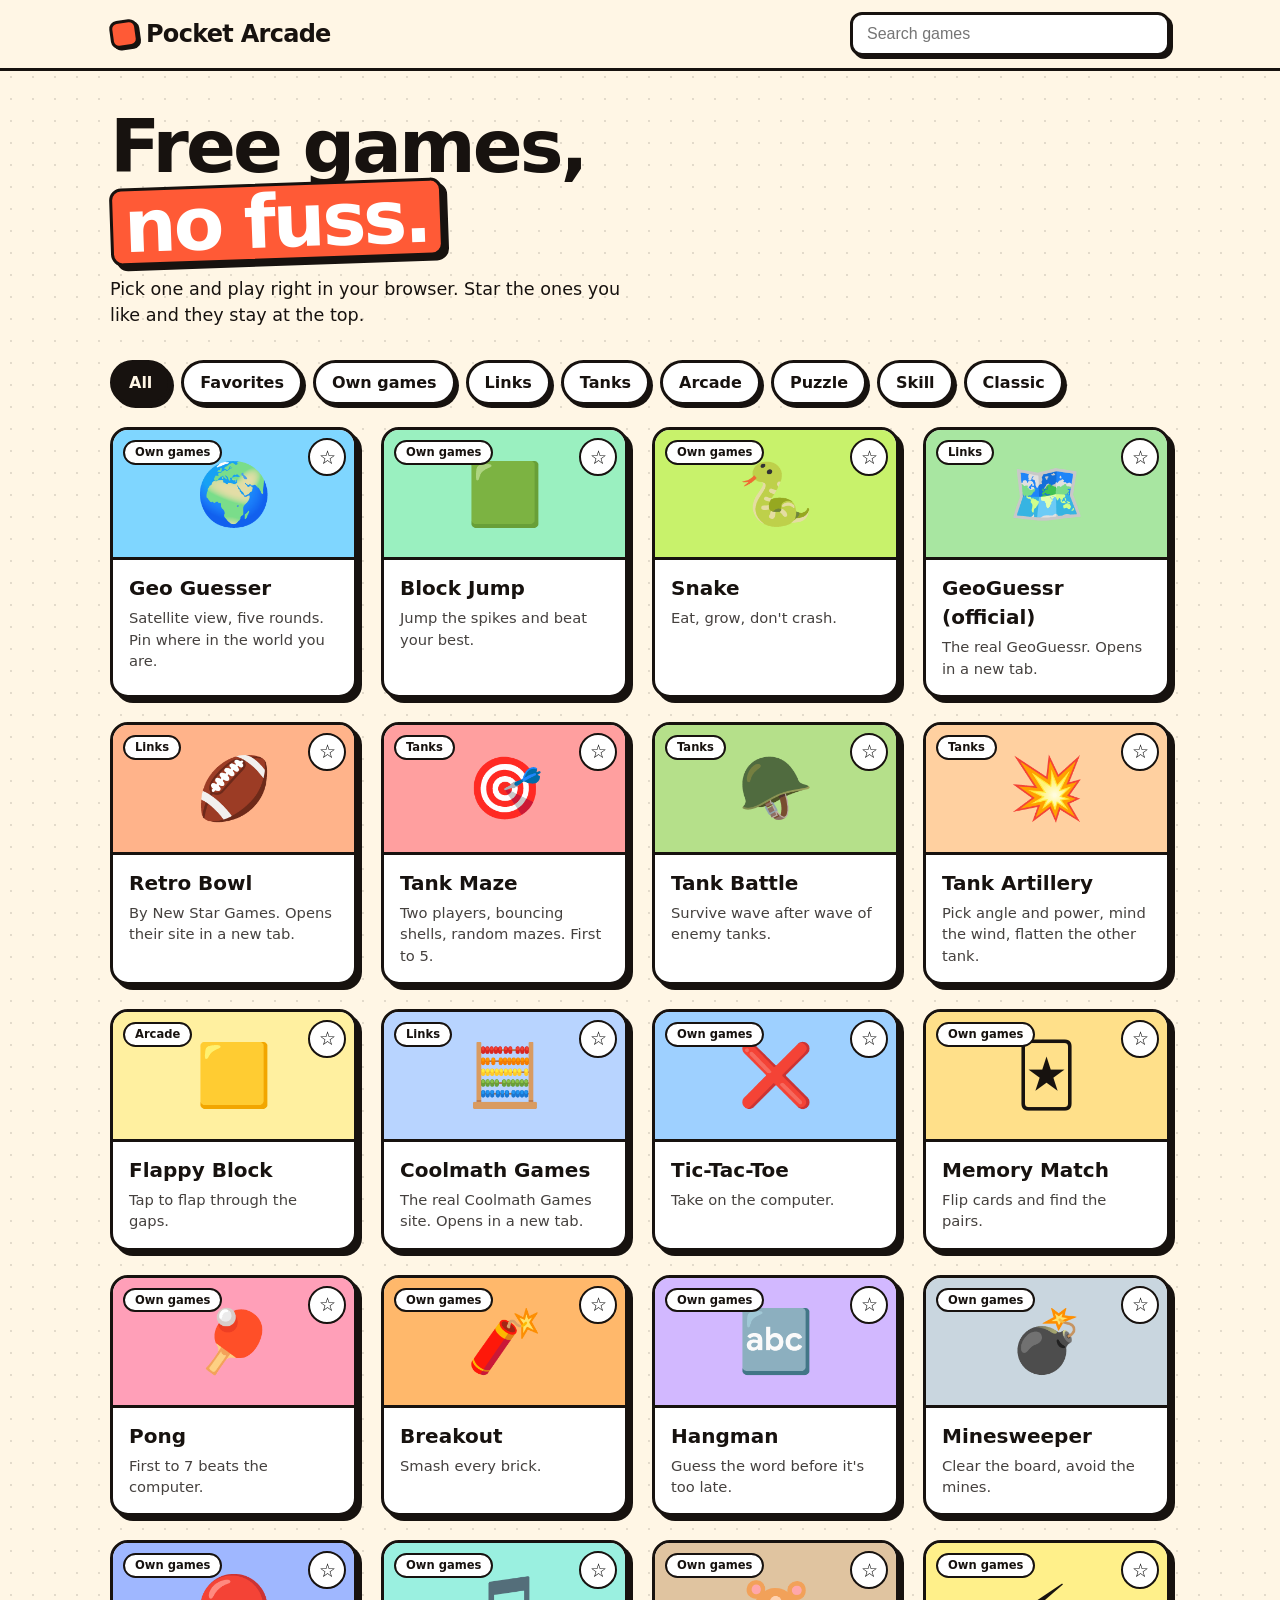
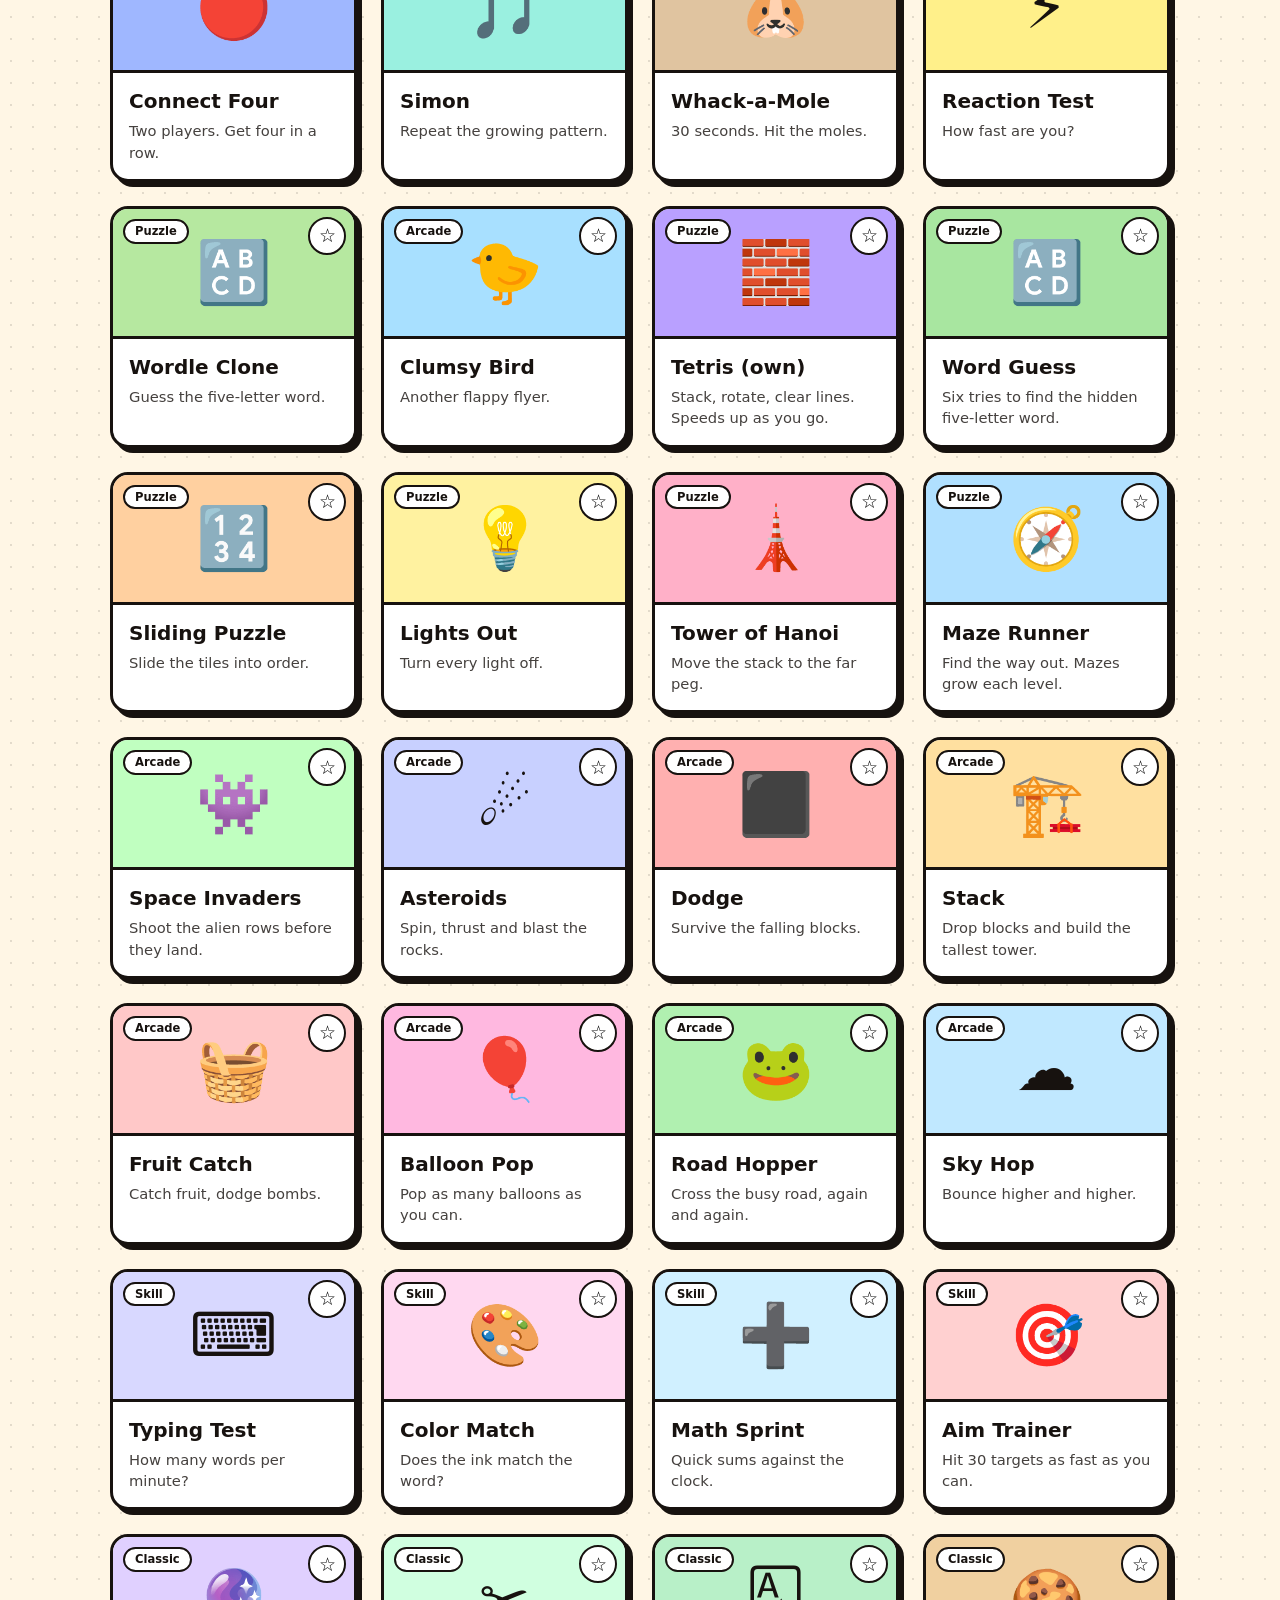
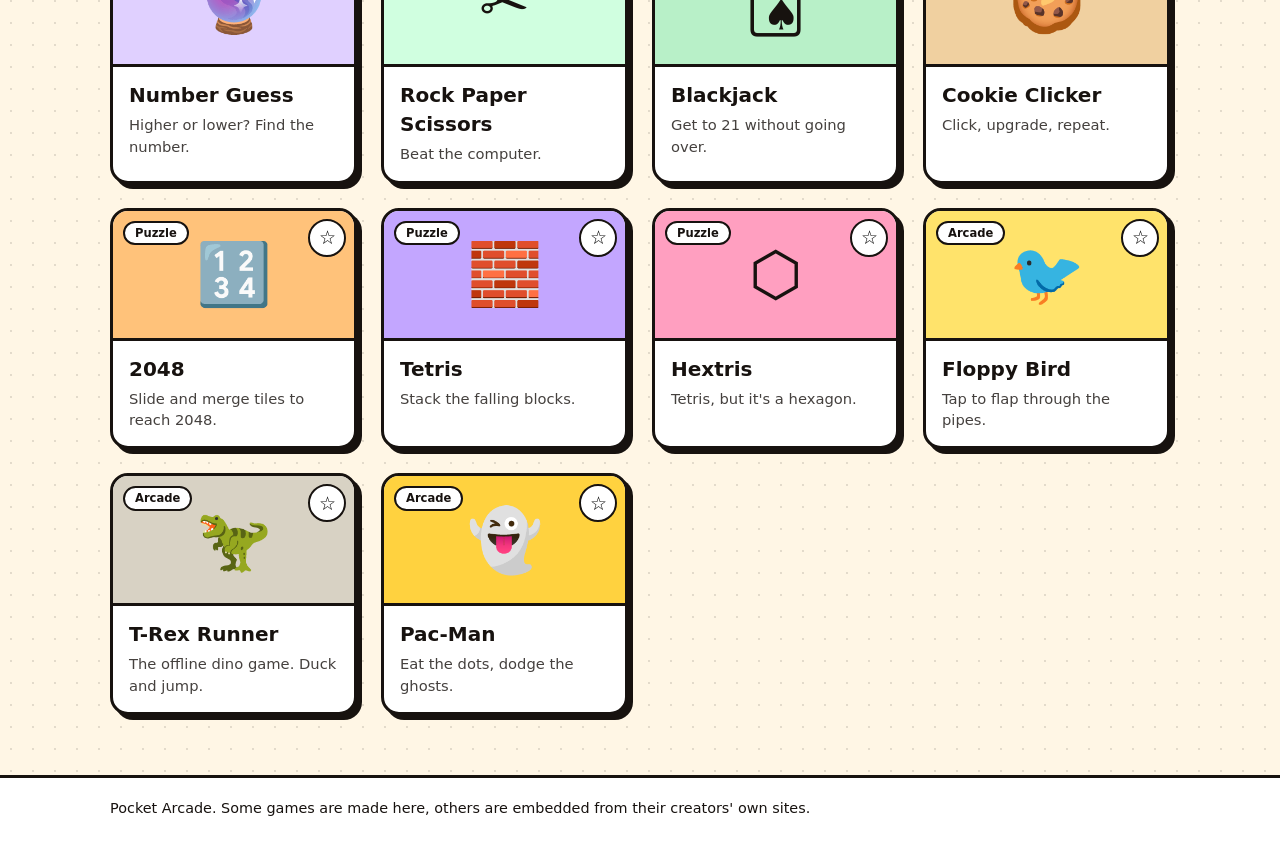
<file: index.html>
<!DOCTYPE html>
<html lang="en">
<head>
<meta charset="UTF-8">
<meta name="viewport" content="width=device-width, initial-scale=1">
<title>Pocket Arcade</title>
<link rel="stylesheet" href="style.css">
</head>
<body>
<div class="bar"><div class="wrap">
  <a class="logo" href="./"><i></i>Pocket Arcade</a>
  <input id="q" type="search" placeholder="Search games" aria-label="Search games">
</div></div>

<div class="wrap">
  <section class="hero">
    <h1>Free games, <span>no fuss.</span></h1>
    <p>Pick one and play right in your browser. Star the ones you like and they stay at the top.</p>
  </section>
  <div class="chips" id="chips"></div>
  <main class="grid" id="grid" aria-live="polite"></main>
</div>

<footer><div class="wrap">Pocket Arcade. Some games are made here, others are embedded from their creators' own sites.</div></footer>

<script src="games.js"></script>
<script>
  const grid = document.getElementById('grid'), chips = document.getElementById('chips'), q = document.getElementById('q');
  let favs = new Set();
  try { favs = new Set(JSON.parse(localStorage.getItem('pa-favs') || '[]')); } catch (e) {}
  const saveFavs = () => { try { localStorage.setItem('pa-favs', JSON.stringify([...favs])); } catch (e) {} };
  const cats = ['All', 'Favorites', ...new Set(GAMES.map(g => g.cat))];
  let cat = 'All';

  function renderChips() {
    chips.innerHTML = '';
    cats.forEach(c => {
      const b = document.createElement('button');
      b.className = 'chip'; b.textContent = c; b.setAttribute('aria-pressed', c === cat);
      b.onclick = () => { cat = c; renderChips(); render(); };
      chips.appendChild(b);
    });
  }

  function render() {
    const term = q.value.trim().toLowerCase();
    let list = GAMES.filter(g =>
      (cat === 'All' || (cat === 'Favorites' ? favs.has(g.id) : g.cat === cat)) &&
      (g.name + ' ' + g.desc).toLowerCase().includes(term));
    list.sort((a, b) => favs.has(b.id) - favs.has(a.id));
    grid.innerHTML = '';
    if (!list.length) { grid.innerHTML = '<p class="empty">Nothing here. Try another search or category.</p>'; return; }
    list.forEach(g => {
      const a = document.createElement('a');
      a.className = 'card'; a.style.setProperty('--tile', g.color);
      if (g.link) { a.href = g.url; a.target = '_blank'; a.rel = 'noopener noreferrer'; } else a.href = 'play.html?g=' + encodeURIComponent(g.id);
      const art = document.createElement('div'); art.className = 'art'; art.textContent = g.icon; art.setAttribute('aria-hidden', 'true');
      const tag = document.createElement('span'); tag.className = 'tag'; tag.textContent = g.cat;
      const info = document.createElement('div'); info.className = 'info';
      const h = document.createElement('h2'); h.textContent = g.name;
      const p = document.createElement('p'); p.textContent = g.desc;
      info.append(h, p);
      const f = document.createElement('button');
      f.className = 'fav'; f.textContent = favs.has(g.id) ? '★' : '☆'; f.setAttribute('aria-label', 'Favorite ' + g.name);
      f.onclick = e => { e.preventDefault(); e.stopPropagation(); favs.has(g.id) ? favs.delete(g.id) : favs.add(g.id); saveFavs(); render(); };
      a.append(art, tag, f, info);
      grid.appendChild(a);
    });
  }
  q.addEventListener('input', render);
  renderChips(); render();
</script>
</body>
</html>
</file>
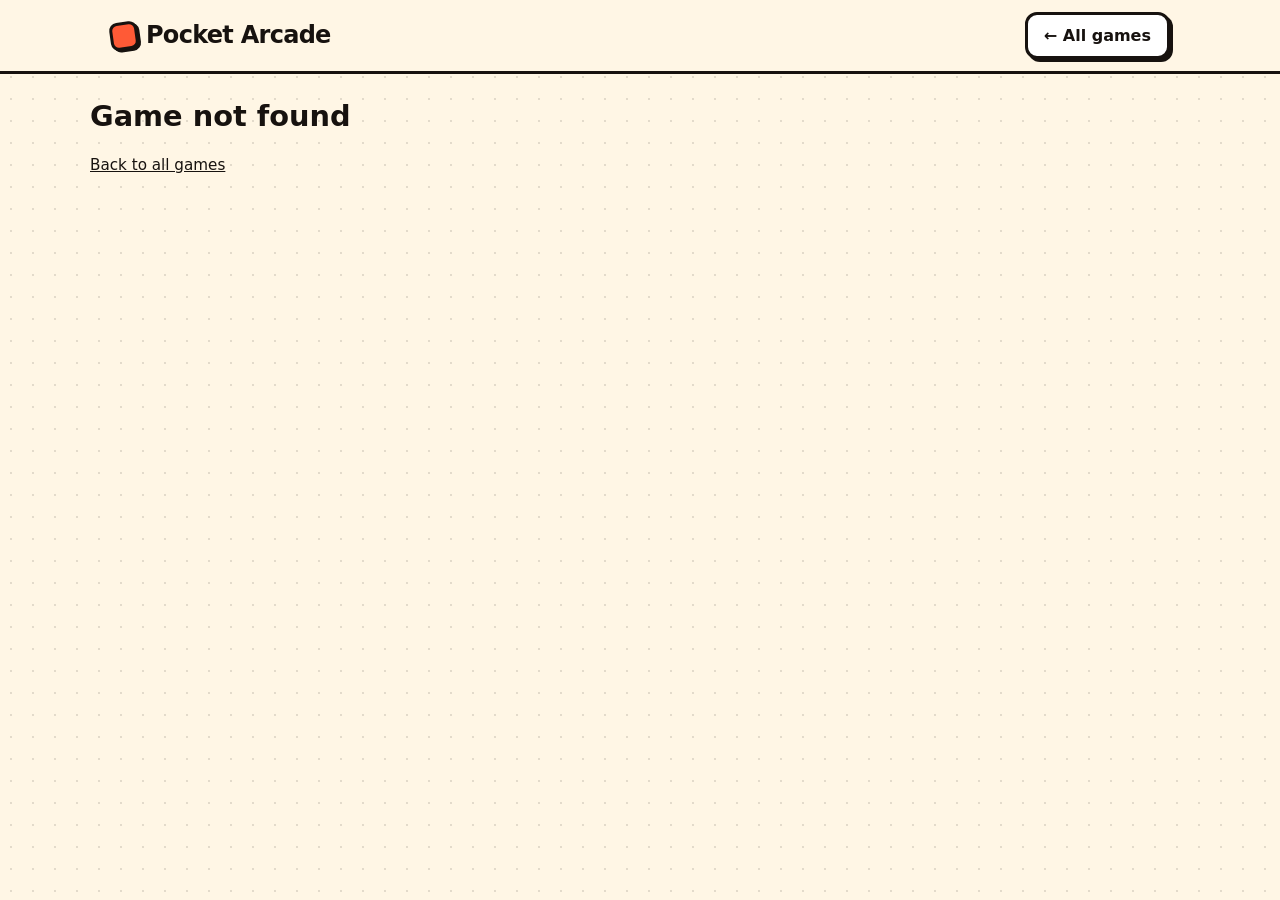
<file: play.html>
<!DOCTYPE html>
<html lang="en">
<head>
<meta charset="UTF-8">
<meta name="viewport" content="width=device-width, initial-scale=1">
<title>Play · Pocket Arcade</title>
<link rel="stylesheet" href="style.css">
</head>
<body>
<div class="bar"><div class="wrap"><a class="logo" href="./"><i></i>Pocket Arcade</a><a class="btn" href="./" style="margin-left:auto">← All games</a></div></div>

<div class="wrap player" id="root"></div>

<script src="games.js"></script>
<script>
  const root = document.getElementById('root');
  const id = new URLSearchParams(location.search).get('g');
  const g = GAMES.find(x => x.id === id);

  if (!g) {
    root.innerHTML = '<h1>Game not found</h1><p class="note"><a href="./">Back to all games</a></p>';
  } else {
    document.title = g.name + ' · Pocket Arcade';
    const head = document.createElement('div'); head.className = 'head';
    const h1 = document.createElement('h1'); h1.textContent = g.icon + ' ' + g.name;
    const full = document.createElement('button'); full.className = 'btn'; full.textContent = 'Fullscreen';
    const open = document.createElement('a'); open.className = 'btn'; open.href = g.url; open.target = '_blank'; open.rel = 'noopener'; open.textContent = 'Open in new tab';
    head.append(h1, full, open);

    const frameBox = document.createElement('div'); frameBox.className = 'frame';
    const f = document.createElement('iframe');
    f.src = g.url; f.title = g.name; f.allow = 'fullscreen; gamepad; autoplay'; f.allowFullscreen = true;
    f.setAttribute('sandbox', 'allow-scripts allow-same-origin allow-popups allow-pointer-lock allow-forms');
    f.referrerPolicy = 'no-referrer';
    frameBox.appendChild(f);
    full.onclick = () => (frameBox.requestFullscreen || frameBox.webkitRequestFullscreen || (() => {})).call(frameBox);

    const note = document.createElement('p'); note.className = 'note';
    note.textContent = g.desc + (g.own ? '' : ' This game is hosted on its creator\'s own site. If the box above stays blank, use "Open in new tab".');

    const more = document.createElement('section'); more.className = 'more';
    more.innerHTML = '<h2>More games</h2>';
    const grid = document.createElement('div'); grid.className = 'grid';
    GAMES.filter(x => x.id !== g.id).sort(() => Math.random() - .5).slice(0, 4).forEach(x => {
      const a = document.createElement('a'); a.className = 'card'; a.style.setProperty('--tile', x.color);
      if (x.link) { a.href = x.url; a.target = '_blank'; a.rel = 'noopener noreferrer'; } else a.href = 'play.html?g=' + encodeURIComponent(x.id);
      const art = document.createElement('div'); art.className = 'art'; art.textContent = x.icon;
      const info = document.createElement('div'); info.className = 'info';
      const h = document.createElement('h2'); h.textContent = x.name; info.appendChild(h);
      a.append(art, info); grid.appendChild(a);
    });
    more.appendChild(grid);
    root.append(head, frameBox, note, more);
  }
</script>
</body>
</html>
</file>
<file: style.css>
:root {
  --paper: #fff6e5;
  --ink: #17120f;
  --card: #ffffff;
  --accent: #ff5a36;
  --shadow: 5px 5px 0 var(--ink);
}
* { box-sizing: border-box; margin: 0; }
body {
  background: var(--paper);
  background-image: radial-gradient(rgba(23,18,15,.12) 1.2px, transparent 1.2px);
  background-size: 22px 22px;
  color: var(--ink);
  font-family: "Trebuchet MS", "Segoe UI", system-ui, sans-serif;
  line-height: 1.45;
  min-height: 100vh;
}
a { color: inherit; }
.wrap { max-width: 1100px; margin: 0 auto; padding: 0 20px; }

/* top bar */
.bar { border-bottom: 3px solid var(--ink); background: var(--paper); position: sticky; top: 0; z-index: 10; }
.bar .wrap { display: flex; align-items: center; gap: 16px; padding-top: 12px; padding-bottom: 12px; }
.logo { font-weight: 900; font-size: 1.5rem; letter-spacing: -.03em; text-decoration: none; display: flex; align-items: center; gap: 8px; }
.logo i { display: inline-block; width: 28px; height: 28px; background: var(--accent); border: 3px solid var(--ink); border-radius: 8px; transform: rotate(-8deg); box-shadow: 2px 2px 0 var(--ink); }
.bar input {
  margin-left: auto; width: min(320px, 50vw); padding: 10px 14px; font-size: 1rem;
  border: 3px solid var(--ink); border-radius: 12px; background: #fff; box-shadow: 3px 3px 0 var(--ink);
}
.bar input:focus { outline: none; background: #fffbe0; }

/* hero */
.hero { padding: 40px 0 18px; }
.hero h1 { font-size: clamp(2.4rem, 8vw, 4.6rem); line-height: .98; font-weight: 900; letter-spacing: -.04em; max-width: 12ch; }
.hero h1 span { background: var(--accent); color: #fff; padding: 0 .15em; border: 3px solid var(--ink); border-radius: 12px; display: inline-block; transform: rotate(-2deg); box-shadow: var(--shadow); }
.hero p { margin-top: 16px; max-width: 46ch; font-size: 1.1rem; }

/* chips */
.chips { display: flex; flex-wrap: wrap; gap: 10px; padding: 14px 0 22px; }
.chip {
  font: inherit; font-weight: 800; cursor: pointer; padding: 8px 16px; background: #fff; color: var(--ink);
  border: 3px solid var(--ink); border-radius: 999px; box-shadow: 3px 3px 0 var(--ink);
}
.chip:hover { transform: translate(-1px,-1px); }
.chip[aria-pressed="true"] { background: var(--ink); color: var(--paper); }

/* grid */
.grid { display: grid; grid-template-columns: repeat(auto-fill, minmax(230px, 1fr)); gap: 24px; padding-bottom: 60px; }
.card {
  position: relative; background: var(--card); border: 3px solid var(--ink); border-radius: 18px;
  box-shadow: var(--shadow); overflow: hidden; display: flex; flex-direction: column;
  text-decoration: none; transition: transform .12s, box-shadow .12s;
}
.card:hover { transform: translate(-3px,-3px) rotate(-.6deg); box-shadow: 8px 8px 0 var(--ink); }
.card .art { height: 130px; display: grid; place-items: center; font-size: 3.8rem; background: var(--tile); border-bottom: 3px solid var(--ink); }
.card .info { padding: 14px 16px 16px; }
.card h2 { font-size: 1.25rem; font-weight: 900; }
.card p { font-size: .92rem; margin-top: 4px; opacity: .8; }
.tag { position: absolute; top: 10px; left: 10px; background: #fff; border: 2px solid var(--ink); border-radius: 999px; font-size: .72rem; font-weight: 800; padding: 2px 10px; }
.fav {
  position: absolute; top: 8px; right: 8px; width: 38px; height: 38px; border-radius: 50%; cursor: pointer;
  border: 2px solid var(--ink); background: #fff; font-size: 1.2rem; line-height: 1;
}
.empty { grid-column: 1/-1; text-align: center; padding: 50px 0; font-weight: 700; }
footer { border-top: 3px solid var(--ink); padding: 20px 0 28px; font-size: .9rem; background: #fff; }

/* player page */
.player { padding: 22px 0 50px; }
.player .head { display: flex; flex-wrap: wrap; align-items: center; gap: 12px; margin-bottom: 14px; }
.player h1 { font-size: 1.8rem; font-weight: 900; margin-right: auto; }
.btn {
  font: inherit; font-weight: 800; text-decoration: none; cursor: pointer; padding: 9px 16px; background: #fff; color: var(--ink);
  border: 3px solid var(--ink); border-radius: 12px; box-shadow: 3px 3px 0 var(--ink); display: inline-block;
}
.btn:hover { background: #fffbe0; }
.frame { border: 3px solid var(--ink); border-radius: 18px; box-shadow: var(--shadow); overflow: hidden; background: #000; }
.frame iframe { display: block; width: 100%; height: min(78vh, 760px); min-height: 460px; border: 0; background: #fff; }
.note { margin-top: 16px; font-size: .95rem; max-width: 70ch; }
.more h2 { margin: 36px 0 14px; font-size: 1.4rem; font-weight: 900; }
.more .grid { padding-bottom: 0; }
</file>
